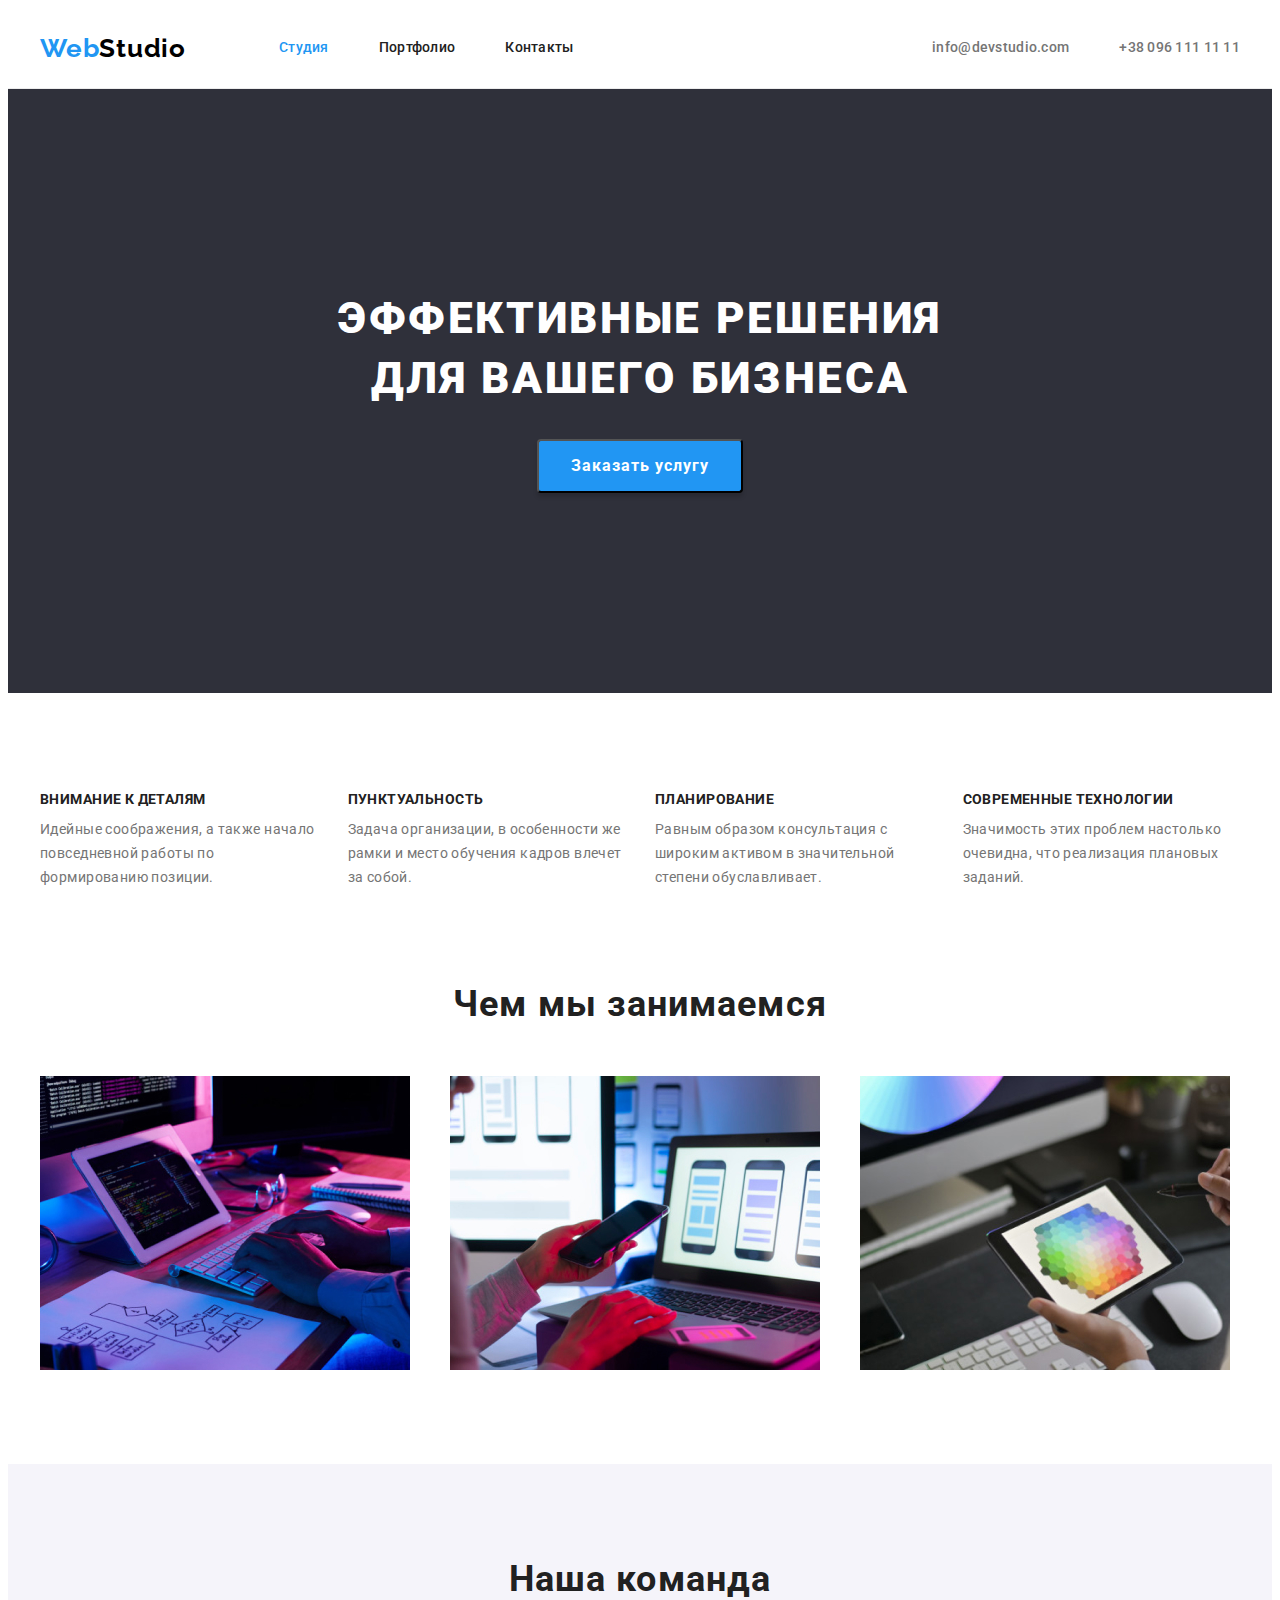
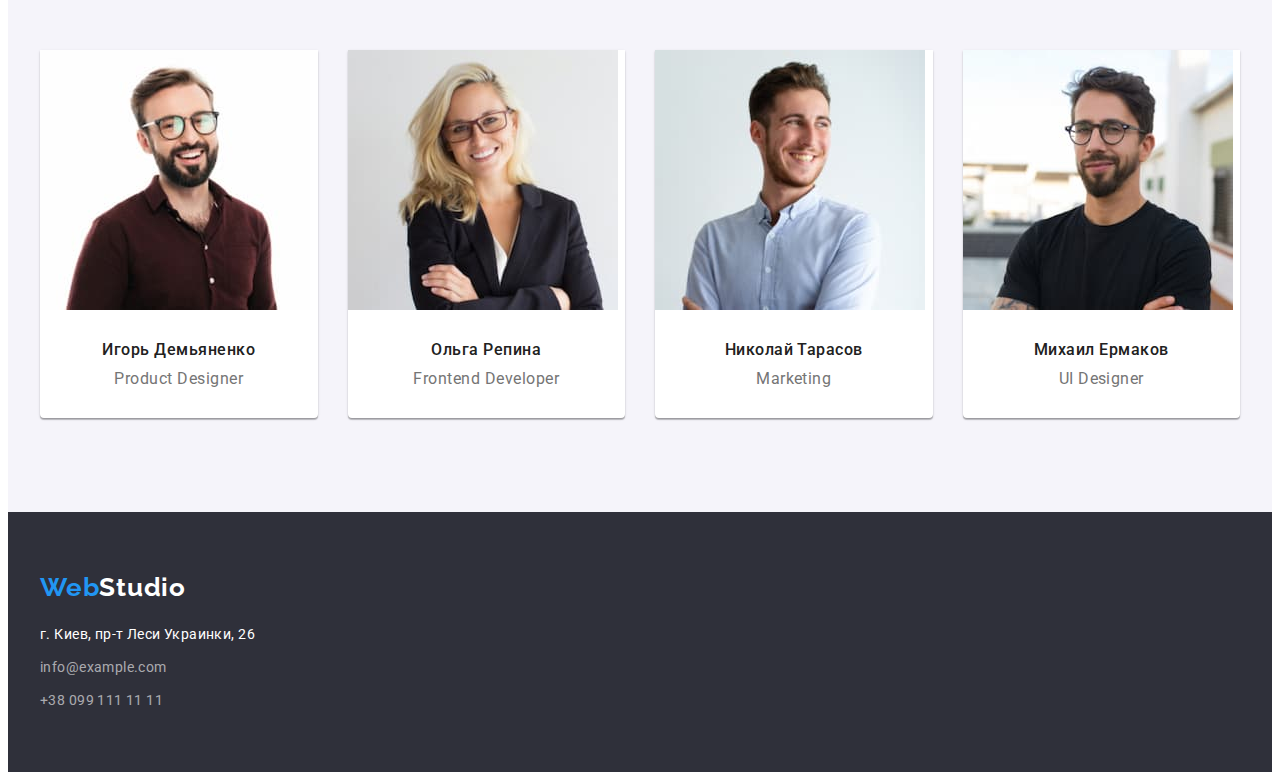
<file: index.html>
<!DOCTYPE html>
<html lang="ru">
  <head>
    <meta charset="UTF-8" />
    <meta http-equiv="X-UA-Compatible" content="IE=edge" />
    <meta name="viewport" content="width=device-width, initial-scale=1.0" />
    <title>Document</title>
    <link rel="preconnect" href="https://fonts.gstatic.com" />
    <link
      href="https://fonts.googleapis.com/css2?family=Raleway:wght@700&family=Roboto:wght@400;500;700;900&display=swap"
      rel="stylesheet"
    />
    <link
      rel="stylesheet"
      href="https://cdnjs.cloudflare.com/ajax/libs/modern-normalize/1.0.0/modern-normalize.css"
      integrity="sha512-Zx6MlUMKSVJoQ+83OwhdILe8cSEsCzfqThJd7J/VA2UrK6Ctj85p+xzqfyuNXE5B1k25uUdmJ2OzItbBy9GHAQ=="
      crossorigin="anonymous"
    />
    <link rel="stylesheet" href="./css/style.css" />
  </head>
  <body>
    <!-- HEADER -->
    <header class="header">
      <div class="container header-content">
        <nav class="site-nav list">
          <a class="logo link" href="./index.html" lang="en">
            <span class="logo-part-blue">Web</span>Studio
          </a>
          <ul class="menu list">
            <li class="menu-item">
              <a class="menu-link current link" href="./index.html">Студия</a>
            </li>
            <li class="menu-item">
              <a class="menu-link link" href="./portfolio.html">Портфолио</a>
            </li>
            <li class="menu-item">
              <a class="menu-link link" href="">Контакты</a>
            </li>
          </ul>
        </nav>

        <ul class="mail-and-tel list">
          <li class="mt-item">
            <a
              class="menu-link address-link link"
              href="mailto:info@devstudio.com"
              lang="en"
              >info@devstudio.com</a
            >
          </li>
          <li class="mt-item">
            <a class="menu-link address-link link" href="tel:+380961111111">
              +38 096 111 11 11
            </a>
          </li>
      </div>
    </header>

    <main>
      <!-- HERO -->
      <section class="hero">
        <div class="container">
          <h1 class="hero-title">
            Эффективные решения для вашего бизнеса
          </h1>

          <button class="hero-button" type="button">Заказать услугу</button>
        </div>
      </section>

      <!-- SPECIFICS -->
      <section class="specifics">
        <div class="container">
          <h2 class="specifics-title visually-hidden">Особенности</h2>
          <ul class="specifics-list list">
            <li class="specifics-item">
              <h3 class="specifics-item-title">Внимание к деталям</h3>
              <p class="specifics-item-text">
                Идейные соображения, а также начало повседневной работы по
                формированию позиции.
              </p>
            </li>
            <li class="specifics-item">
              <h3 class="specifics-item-title">Пунктуальность</h3>
              <p class="specifics-item-text">
                Задача организации, в особенности же рамки и место обучения
                кадров влечет за собой.
              </p>
            </li>
            <li class="specifics-item">
              <h3 class="specifics-item-title">Планирование</h3>
              <p class="specifics-item-text">
                Равным образом консультация с широким активом в значительной
                степени обуславливает.
              </p>
            </li>
            <li class="specifics-item">
              <h3 class="specifics-item-title">Современные технологии</h3>
              <p class="specifics-item-text">
                Значимость этих проблем настолько очевидна, что реализация
                плановых заданий.
              </p>
            </li>
          </ul>
        </div>
      </section>

      <!-- WORK -->
      <section class="work">
        <div class="container">
          <h2 class="work-title">Чем мы занимаемся</h2>

          <ul class="work-list list">
            <li class="work-list-item">
              <img
                class="work-list-item-img"
                src="./images/studio/box01.jpg"
                alt="На комрьютере пишут код и смотрят его на планшете"
                width="370"
                height="294"
              />
            </li>
            <li class="work-list-item">
              <img
                class="work-list-item-img"
                src="./images/studio/box02.jpg"
                alt="На ноутбуке смотрят макеты сайтов для мобильных"
                width="370"
                height="294"
              />
            </li>
            <li class="work-list-item">
              <img
                class="work-list-item-img"
                src="./images/studio/box03.jpg"
                alt="На планшете смотрят гамму цветов"
                width="370"
                height="294"
              />
            </li>
          </ul>
        </div>
      </section>

      <!-- TEAM -->
      <section class="section team">
        <div class="container">
          <h2 class="team-title">Наша команда</h2>
          <ul class="team-list list">
            <li class="team-item">
              <img
                class="team-item-img"
                src="./images/studio/comm1.jpg"
                alt="фото Игоря Демьяненко"
                width="270"
                height="260"
              />
              <div class="team-item-text">
                <h3 class="team-item-name">Игорь Демьяненко</h3>
                <p class="team-item-profession" lang="en">Product Designer</p>
              </div>
            </li>
            <li class="team-item">
              <img
                class="team-item-img"
                src="./images/studio/comm2.jpg"
                alt="фото Ольги Репиной"
                width="270"
                height="260"
              />
              <div class="team-item-text">
                <h3 class="team-item-name">Ольга Репина</h3>
                <p class="team-item-profession" lang="en">Frontend Developer</p>
              </div>
            </li>
            <li class="team-item">
              <img
                class="team-item-img"
                src="./images/studio/comm3.jpg"
                alt="фото Николая Тарасова"
                width="270"
                height="260"
              />
              <div class="team-item-text">
                <h3 class="team-item-name">Николай Тарасов</h3>
                <p class="team-item-profession" lang="en">Marketing</p>
              </div>
            </li>
            <li class="team-item">
              <img
                class="team-item-img"
                src="./images/studio/comm4.jpg"
                alt="фото Михаила Ермакова"
                width="270"
                height="260"
              />
              <div class="team-item-text">
                <h3 class="team-item-name">Михаил Ермаков</h3>
                <p class="team-item-profession" lang="en">UI Designer</p>
              </div>
            </li>
          </ul>
        </div>
      </section>
    </main>

    <!-- FOOTER -->
    <footer class="footer">
      <div class="container">
        <a href="./index.html" class="logo-white link" lang="en">
          <span class="logo-part-blue">Web</span>Studio
        </a>
        <address class="address-house">
          <ul class="address-list list">
            <li class="address-list-item">
              <a
                class="address-list-link link"
                href="https://www.google.com/maps/d/viewer?mid=10uSM3H-mIU3GznYo2szRIEphczw&usp=sharing"
                target="_blank"
                rel="noreferrer noopener"
              >
                г. Киев, пр-т Леси Украинки, 26
              </a>
            </li>
            <li class="address-list-item">
              <a
                class="address-list-link e-mail link"
                href="mailto:info@example.com"
                lang="en"
              >
                info@example.com
              </a>
            </li>
            <li class="address-list-item">
              <a class="address-list-link phone link" href="tel:+380991111111">
                +38 099 111 11 11
              </a>
            </li>
          </ul>
        </address>
      </div>
    </footer>
  </body>
</html>
</file>
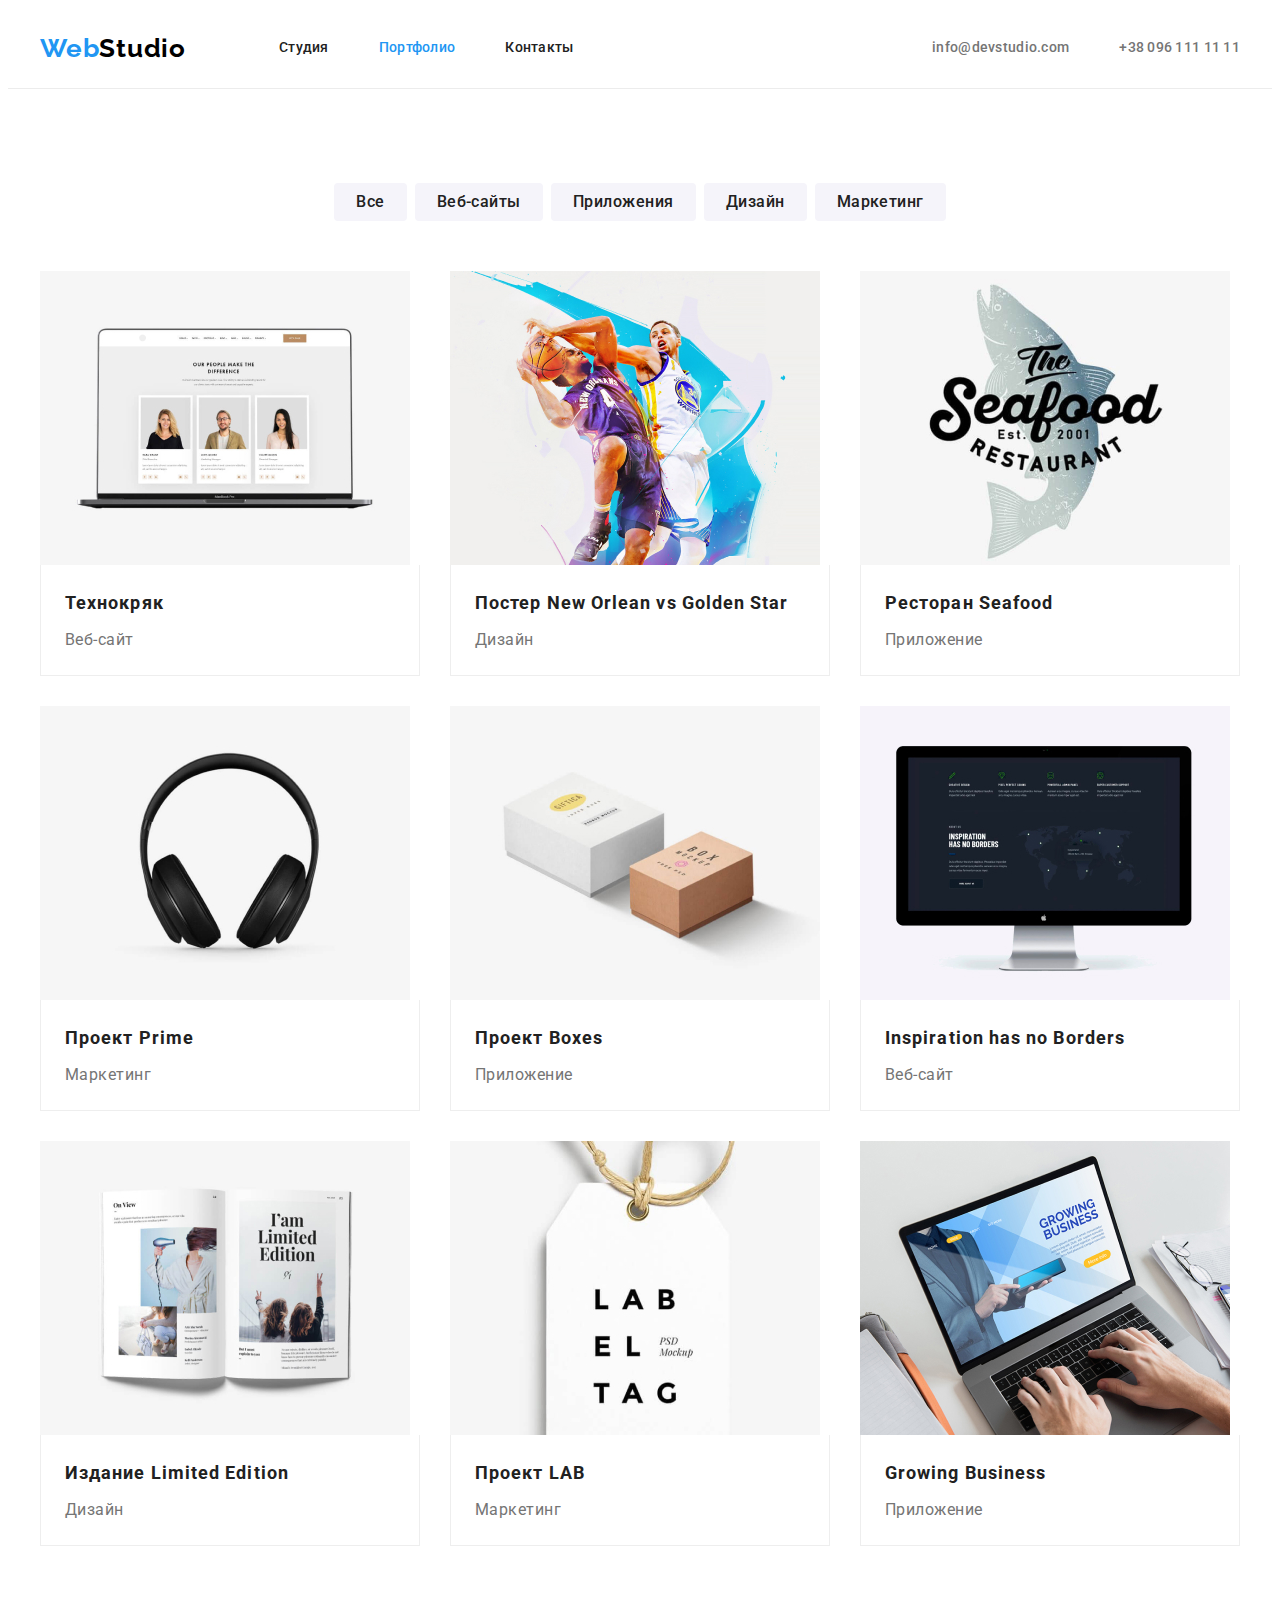
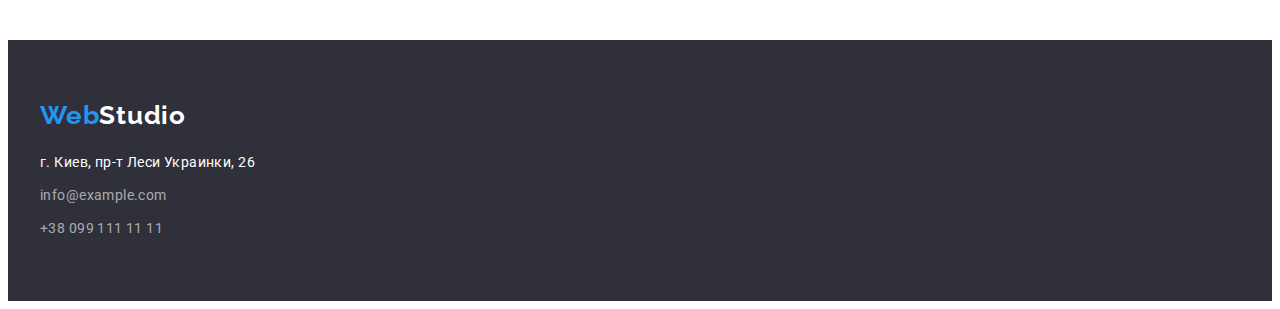
<file: portfolio.html>
<!DOCTYPE html>
<html lang="ru">
  <head>
    <meta charset="UTF-8" />
    <meta http-equiv="X-UA-Compatible" content="IE=edge" />
    <meta name="viewport" content="width=device-width, initial-scale=1.0" />
    <title>Document</title>
    <link rel="preconnect" href="https://fonts.gstatic.com" />
    <link
      href="https://fonts.googleapis.com/css2?family=Raleway:wght@700&family=Roboto:wght@400;500;700;900&display=swap"
      rel="stylesheet"
    />
    <link
      rel="stylesheet"
      href="https://cdnjs.cloudflare.com/ajax/libs/modern-normalize/1.0.0/modern-normalize.css"
      integrity="sha512-Zx6MlUMKSVJoQ+83OwhdILe8cSEsCzfqThJd7J/VA2UrK6Ctj85p+xzqfyuNXE5B1k25uUdmJ2OzItbBy9GHAQ=="
      crossorigin="anonymous"
    />
    <link rel="stylesheet" href="./css/style.css" />
  </head>
  <body>
    <!-- HEADER -->
    <header class="header">
      <div class="container">
        <div class="header-content">
          <nav class="site-nav list">
            <a class="logo link" href="./index.html" lang="en">
              <span class="logo-part-blue">Web</span>Studio
            </a>
            <ul class="menu list">
              <li class="menu-item">
                <a class="menu-link link" href="./index.html">Студия</a>
              </li>
              <li class="menu-item">
                <a class="menu-link current link" href="./portfolio.html"
                  >Портфолио</a
                >
              </li>
              <li class="menu-item">
                <a class="menu-link link" href="">Контакты</a>
              </li>
            </ul>
          </nav>

          <ul class="mail-and-tel list">
            <li class="mt-item">
              <a
                class="menu-link address-link link"
                href="mailto:info@devstudio.com"
                lang="en"
                >info@devstudio.com</a
              >
            </li>
            <li class="mt-item">
              <a class="menu-link address-link link" href="tel:+380961111111">
                +38 096 111 11 11
              </a>
            </li>
          </ul>
        </div>
      </div>
    </header>

    <main>
      <!-- FILTERS AND CARDS -->
      <section class="section filters-and-cards">
        <div class="container">
          <h1 class="filters-and-cards-title visually-hidden">
            Фильтра и Карточки
          </h1>
          <ul class="filters-list">
            <li class="filters-list-item list">
              <a class="filters-list-item-button" type="button">Все</a>
            </li>
            <li class="filters-list-item list">
              <a class="filters-list-item-button" type="button"> Веб-сайты </a>
            </li>
            <li class="filters-list-item list">
              <a class="filters-list-item-button" type="button"> Приложения </a>
            </li>
            <li class="filters-list-item list">
              <a class="filters-list-item-button" type="button"> Дизайн </a>
            </li>
            <li class="filters-list-item list">
              <a class="filters-list-item-button" type="button"> Маркетинг </a>
            </li>
          </ul>

          <ul class="cards-list list">
            <li class="cards-list-item">
              <a class="cards-list-item-link link" href="">
                <img
                  class="cards-list-item-img"
                  src="./images/portfolio/project1.jpg"
                  alt="На ноутбуке сайт с карточками"
                  width="370"
                  height="294"
                />
                <div class="cards-list-item-text">
                  <h3 class="cards-list-item-title">Технокряк</h3>
                  <p class="cards-list-item-type">Веб-сайт</p>
                </div>
              </a>
            </li>
            <li class="cards-list-item">
              <a class="cards-list-item-link link" href="">
                <img
                  class="cards-list-item-img"
                  src="./images/portfolio/project2.jpg"
                  alt="Два спортсмена баскетболиста"
                  width="370"
                  height="294"
                />
                <div class="cards-list-item-text">
                  <h3 class="cards-list-item-title">
                    Постер New Orlean vs Golden Star
                  </h3>
                  <p class="cards-list-item-type">Дизайн</p>
                </div>
              </a>
            </li>
            <li class="cards-list-item">
              <a class="cards-list-item-link link" href="">
                <img
                  class="cards-list-item-img"
                  src="./images/portfolio/project3.jpg"
                  alt="Логотип ресторана Seafood"
                  width="370"
                  height="294"
                />
                <div class="cards-list-item-text">
                  <h3 class="cards-list-item-title">Ресторан Seafood</h3>
                  <p class="cards-list-item-type">Приложение</p>
                </div>
              </a>
            </li>
            <li class="cards-list-item">
              <a class="cards-list-item-link link" href="">
                <img
                  class="cards-list-item-img"
                  src="./images/portfolio/project4.jpg"
                  alt="Наушники"
                  width="370"
                  height="294"
                />
                <div class="cards-list-item-text">
                  <h3 class="cards-list-item-title">Проект Prime</h3>
                  <p class="cards-list-item-type">Маркетинг</p>
                </div>
              </a>
            </li>
            <li class="cards-list-item">
              <a class="cards-list-item-link link" href="">
                <img
                  class="cards-list-item-img"
                  src="./images/portfolio/project5.jpg"
                  alt="Две коробки"
                  width="370"
                  height="294"
                />
                <div class="cards-list-item-text">
                  <h3 class="cards-list-item-title">Проект Boxes</h3>
                  <p class="cards-list-item-type">Приложение</p>
                </div>
              </a>
            </li>
            <li class="cards-list-item">
              <a class="cards-list-item-link link" href="">
                <img
                  class="cards-list-item-img"
                  src="./images/portfolio/project6.jpg"
                  alt="Ноутбук с сайтом на мониторе"
                  width="370"
                  height="294"
                />
                <div class="cards-list-item-text">
                  <h3 class="cards-list-item-title" lang="en">
                    Inspiration has no Borders
                  </h3>
                  <p class="cards-list-item-type">Веб-сайт</p>
                </div>
              </a>
            </li>
            <li class="cards-list-item">
              <a class="cards-list-item-link link" href="">
                <img
                  class="cards-list-item-img"
                  src="./images/portfolio/project7.jpg"
                  alt="Развернутая книга с иллюстрациями"
                  width="370"
                  height="294"
                />
                <div class="cards-list-item-text">
                  <h3 class="cards-list-item-title">Издание Limited Edition</h3>
                  <p class="cards-list-item-type">Дизайн</p>
                </div>
              </a>
            </li>
            <li class="cards-list-item">
              <a class="cards-list-item-link link" href="">
                <img
                  class="cards-list-item-img"
                  src="./images/portfolio/project8.jpg"
                  alt="Бирка с надписью LAB EL TAG"
                  width="370"
                  height="294"
                />
                <div class="cards-list-item-text">
                  <h3 class="cards-list-item-title">Проект LAB</h3>
                  <p class="cards-list-item-type">Маркетинг</p>
                </div>
              </a>
            </li>
            <li class="cards-list-item">
              <a class="cards-list-item-link link" href="">
                <img
                  class="cards-list-item-img"
                  src="./images/portfolio/project9.jpg"
                  alt="Ноутбук с сайтом Growing Business на мониторе "
                  width="370"
                  height="294"
                />
                <div class="cards-list-item-text">
                  <h3 class="cards-list-item-title" lang="en">
                    Growing Business
                  </h3>
                  <p class="cards-list-item-type">Приложение</p>
                </div>
              </a>
            </li>
          </ul>
        </div>
      </section>
    </main>

    <!-- FOOTER -->
    <footer class="footer">
      <div class="container">
        <a class="logo-white link" href="./index.html" lang="en">
          <span class="logo-part-blue">Web</span>Studio
        </a>
        <address class="address-house">
          <ul class="address-list list">
            <li class="address-list-item">
              <a
                class="address-list-link link"
                href="https://www.google.com/maps/d/viewer?mid=10uSM3H-mIU3GznYo2szRIEphczw&usp=sharing"
                target="_blank"
                rel="noreferrer noopener"
              >
                г. Киев, пр-т Леси Украинки, 26
              </a>
            </li>
            <li class="address-list-item">
              <a
                class="address-list-link e-mail link"
                href="mailto:info@example.com"
                lang="en"
              >
                info@example.com
              </a>
            </li>
            <li class="address-list-item">
              <a class="address-list-link phone link" href="tel:+380991111111">
                +38 099 111 11 11
              </a>
            </li>
          </ul>
        </address>
      </div>
    </footer>
  </body>
</html>
</file>
<file: css/style.css>
:root {
  --main-text-color: #757575;
  --secondary-text-color: #212121;
  --accent-color: #2196f3;
  --main-footer-text-color: #ffffff;
  --portfolio-filters-background: #f5f4fa;
  --main-portfolio-background: #ffffff;
  --cards-list-count: 3;
  --margin-30: 30px;
}

h1,
h2,
h3,
h4,
h5,
h6,
p {
  margin-top: 0;
  margin-bottom: 0;
}

ul,
ol {
  margin-top: 0;
  margin-bottom: 0;
  padding-left: 0;
}

.visually-hidden {
  position: absolute;
  width: 1px;
  height: 1px;
  margin: -1px;
  border: 0;
  padding: 0;

  white-space: nowrap;
  clip-path: inset(100%);
  clip: rect(0 0 0 0);
  overflow: hidden;
}

.list {
  list-style: none;
}

img {
  display: block;
}

body {
  font-family: Roboto, sans-serif;
  color: var(--main-text-color);
}

.link {
  text-decoration: none;
}

.logo-part-blue {
  color: var(--accent-color);
}
.container {
  width: 1200px;
  padding-right: 15px;
  padding-left: 15px;
  margin-left: auto;
  margin-right: auto;
  /* background: aqua; */
}

.section {
  padding-top: 94px;
  padding-bottom: 94px;
}

/* ################### HEADER ################### */

.header {
  background: #ffffff;
  border-bottom: 1px solid #ececec;
  padding: 12px 0;
}

.header-content {
  display: flex;
  align-items: center;
  justify-content: space-between;
}

.site-nav {
  display: flex;
  align-items: center;
}

.logo {
  font-family: Raleway, sans-serif;
  font-weight: 700;
  font-size: 26px;
  line-height: 1.19;
  letter-spacing: 0.03em;
  color: #000000;
}

.menu {
  display: flex;
  justify-content: space-between;
  padding: 0;
  margin-left: 93px;
}

.site-nav .menu-link {
  color: var(--secondary-text-color);
}

.menu-link {
  display: block;
  font-size: 14px;
  font-weight: 500;
  line-height: 1.14;
  letter-spacing: 0.02em;
  padding: 20px 0;
}

.address-link {
  color: var(--main-text-color);
}

.site-nav .current,
.menu-link:hover,
.menu-link:focus {
  color: var(--accent-color);
}

.menu .menu-item + .menu-item {
  margin-left: 50px;
}

.mail-and-tel {
  display: flex;
  /* margin: 0 0 0 auto; */
  padding: 0;
}

.mail-and-tel .mt-item + .mt-item {
  margin-left: 50px;
}

/* ################### END HEADER ################### */

/* ################### FOOTER ################### */
.footer {
  background-color: #2f303a;
  padding-top: 60px;
  padding-bottom: 60px;
}

.logo-white {
  display: block;
  font-family: Raleway, sans-serif;
  font-weight: 700;
  font-size: 26px;
  line-height: 1.19;
  letter-spacing: 0.03em;
  color: var(--main-footer-text-color);
  margin-bottom: 20px;
}

.address-house {
  font-style: normal;
  font-size: 14px;
  line-height: 1.71;
  letter-spacing: 0.03em;
}

.address-list {
  padding: 0;
  margin: 0;
}

.address-list-item:not(:last-child) {
  margin-bottom: 9px;
}

.address-list-link {
  /* font-weight: 500; */
  color: var(--main-footer-text-color);
}

.phone,
.e-mail {
  color: rgba(255, 255, 255, 0.6);
}
/* ################### END FOOTER ################### */

/* ******************* INDEX HTML ******************* */
/* ################### HERO ################### */

.hero {
  background-color: #2f303a;
  color: #ffffff;
  text-align: center;
  padding-top: 200px;
  padding-bottom: 200px;
}

.hero-title {
  font-weight: 900;
  font-size: 44px;
  line-height: 1.36;
  letter-spacing: 0.06em;
  text-transform: uppercase;
  margin: 0 auto var(--margin-30) auto;
  width: 696px;
}

.hero-button {
  font-family: Roboto, sans-serif;
  font-weight: 700;
  font-size: 16px;
  line-height: 1.88;
  text-align: center;
  letter-spacing: 0.06em;
  background-color: var(--accent-color);
  color: #ffffff;

  box-shadow: 0px 4px 4px rgba(0, 0, 0, 0.15);
  border-radius: 4px;
  /* height: 50px; */
  padding: 10px 32px;
  /* width: 200px; */
}

.hero-button:focus,
.hero-button:hover {
  background-color: #188ce8;
  cursor: pointer;
}

/* ################### END HERO ################### */

/* ################### SPECIFICS ################### */
.specifics {
  padding-top: 99px;
  padding-bottom: 47px;
  /* background-color: darkseagreen; */
}

.specifics-list {
  display: flex;
  /* justify-content: space-between; */
  padding-left: 0;
  margin-top: 0;
  margin-bottom: 0;
}

.specifics-item {
  font-size: 14px;
  letter-spacing: 0.03em;
  width: calc((100% - 3 * var(--margin-30)) / 4);
}

.specifics-item:not(:last-child) {
  margin-right: var(--margin-30);
}

.specifics-item-title {
  font-size: 14px;
  font-weight: 700;
  line-height: 1.14;
  text-transform: uppercase;
  color: var(--secondary-text-color);
  margin-bottom: 10px;
}

.specifics-item-text {
  line-height: 1.71;
}
/* ################### END SPECIFICS ################### */

/* ################### WORK ################### */
.work {
  padding-top: 47px;
  padding-bottom: 94px;
  /* background-color: khaki; */
}

.work-title {
  font-size: 36px;
  font-weight: 700;
  line-height: 1.17;
  letter-spacing: 0.03em;
  text-align: center;
  color: var(--secondary-text-color);
  margin: 0 0 50px 0;
  width: 100%;
}
.work-list {
  display: flex;
  /* justify-content: space-between; */
  padding-left: 0;
  margin-top: 0;
  margin-bottom: 0;
}

.work-list-item {
  width: calc((100% - 2 * var(--margin-30)) / 3);
}

.work-list-item:not(:last-child) {
  margin-right: var(--margin-30);
}

/* ################### END WORK ################### */

/* ################### TEAM ################### */
.team {
  background-color: #f5f4fa;
}

.team-title {
  font-size: 36px;
  font-weight: 700;
  letter-spacing: 0.03em;
  line-height: 1.17;
  text-align: center;
  color: var(--secondary-text-color);
  margin: 0 0 50px 0;
  width: 100%;
}

.team-list {
  display: flex;
  flex-wrap: wrap;
  /* justify-content: space-between; */
  padding-left: 0;
  margin-top: 0;
  margin-bottom: 0;

  margin-right: calc(-1 * var(--margin-30));
  margin-bottom: calc(-1 * var(--margin-30));
}

.team-item {
  text-align: center;
  background: #ffffff;
  font-size: 16px;
  letter-spacing: 0.03em;
  line-height: 1.19;

  width: calc((100% - 4 * var(--margin-30)) / 4);
  box-shadow: 0px 1px 3px rgba(0, 0, 0, 0.12), 0px 1px 1px rgba(0, 0, 0, 0.14),
    0px 2px 1px rgba(0, 0, 0, 0.2);
  border-radius: 0px 0px 4px 4px;

  margin-right: var(--margin-30);
  margin-bottom: var(--margin-30);
}

.team-item-text {
  padding: var(--margin-30);
}

.team-item-name {
  font-size: 16px;
  font-weight: 500;
  color: var(--secondary-text-color);

  margin: 0 0 10px 0;
}

/* ################### END TEAM ################### */
/* **************** END INDEX HTML **************** */

/* **************** PORTFOLIO HTML **************** */
/* ################### FILTERS AND CARDS ################### */

.filters-and-cards-title {
  margin-top: 0;
  margin-bottom: 0;
}
.filters-list {
  display: flex;
  justify-content: center;
  padding-left: 0;
  padding-right: 0;
  margin-top: 0;
  margin-right: -8px;
  margin-bottom: 50px;
}

.filters-list-item {
  margin-right: 8px;
}

.filters-list-item-button {
  display: block;
  text-align: center;
  flex-wrap: wrap;
  font-size: 16px;
  font-weight: 500;
  letter-spacing: 0.03em;
  line-height: 1.63;
  padding: 6px 22px;
  background-color: var(--portfolio-filters-background);
  color: var(--secondary-text-color);
  border: none;
  border-radius: 4px;
}

.filters-list-item-button:focus,
.filters-list-item-button:hover {
  background-color: var(--accent-color);
  color: #ffffff;
  cursor: pointer;
}

.cards-list {
  display: flex;
  flex-wrap: wrap;
  padding-left: 0;
  padding-right: 0;
  margin-top: 0;
  margin-bottom: 0;
  margin-right: calc(-1 * var(--margin-30));
  margin-bottom: calc(-1 * var(--margin-30));
}

.cards-list-item {
  box-sizing: border-box;
  background-color: var(--main-portfolio-background);

  width: calc(
    (100% - var(--cards-list-count) * var(--margin-30)) /
      var(--cards-list-count)
  );
  margin-right: var(--margin-30);
  margin-bottom: var(--margin-30);
}

.cards-list-item-text {
  padding: 20px 24px;
  border-left: 1px solid #eeeeee;
  border-bottom: 1px solid #eeeeee;
  border-right: 1px solid #eeeeee;
}

.cards-list-item-title {
  font-size: 18px;
  font-style: normal;
  font-weight: 700;
  letter-spacing: 0.06em;
  line-height: 2;
  color: var(--secondary-text-color);
  margin: 0 0 4px 0;
}

.cards-list-item-type {
  font-size: 16px;
  letter-spacing: 0.03em;
  line-height: 1.87;
  color: var(--main-text-color);
  margin: 0;
}
/* ################### END FILTERS AND CARDS ################### */
/* **************** END PORTFOLIO HTML **************** */
</file>
